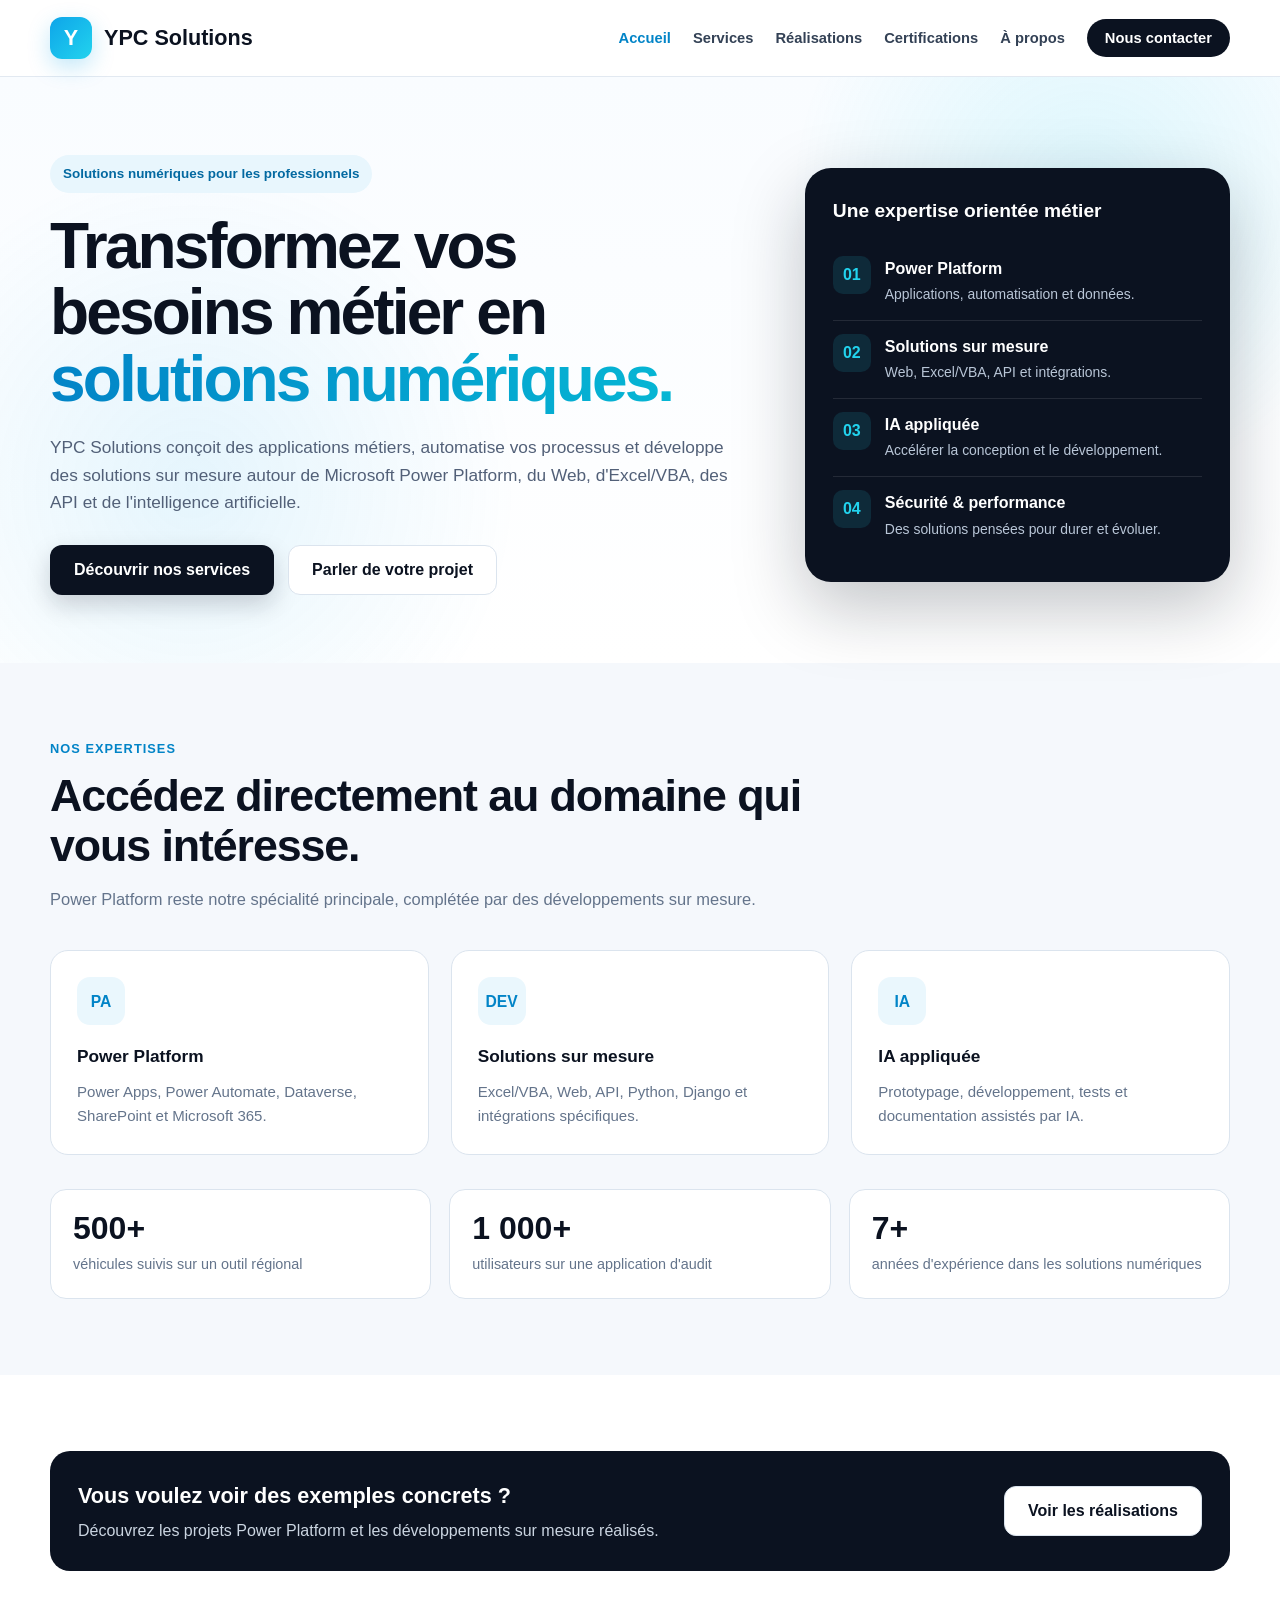
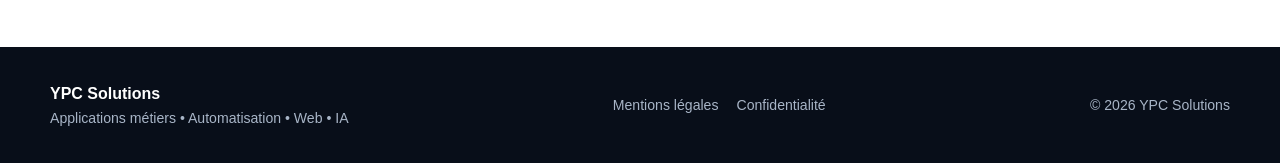
<file: index.html>
<!doctype html>
<html lang="fr">
<head>
  <meta charset="utf-8">
  <meta name="viewport" content="width=device-width,initial-scale=1">
  <title>YPC Solutions | Power Platform, Automatisation, Web & IA</title>
  <meta name="description" content="YPC Solutions : Power Platform, automatisation, Excel/VBA, développement web, API et IA.">
  <meta name="robots" content="index,follow">
  <link rel="icon" href="favicon.svg" type="image/svg+xml">
  <link rel="stylesheet" href="style.css">
</head>
<body>

<header>
  <div class="container navbar">
    <a class="brand" href="index.html">
      <span class="brand-symbol">Y</span>
      <span>YPC Solutions</span>
    </a>
    <nav>
      <button class="menu-button" id="menuButton" aria-label="Ouvrir le menu" aria-expanded="false">☰</button>
      <ul id="navMenu"><li><a class="active" href="index.html">Accueil</a></li><li><a href="services.html">Services</a></li><li><a href="realisations.html">Réalisations</a></li><li><a href="certifications.html">Certifications</a></li><li><a href="a-propos.html">À propos</a></li><li><a class="nav-contact" href="contact.html">Nous contacter</a></li></ul>
    </nav>
  </div>
</header>


<main class="page-shell">
  <section class="hero">
    <div class="container hero-grid">
      <div>
        <div class="eyebrow">Solutions numériques pour les professionnels</div>
        <h1>Transformez vos besoins métier en <span class="gradient-text">solutions numériques.</span></h1>
        <p>YPC Solutions conçoit des applications métiers, automatise vos processus et développe des solutions sur mesure autour de Microsoft Power Platform, du Web, d'Excel/VBA, des API et de l'intelligence artificielle.</p>
        <div class="hero-actions">
          <a class="btn btn-primary" href="services.html">Découvrir nos services</a>
          <a class="btn btn-secondary" href="contact.html">Parler de votre projet</a>
        </div>
      </div>
      <div class="hero-panel">
        <h3>Une expertise orientée métier</h3>
        <div class="capability"><div class="capability-icon">01</div><div><strong>Power Platform</strong><span>Applications, automatisation et données.</span></div></div>
        <div class="capability"><div class="capability-icon">02</div><div><strong>Solutions sur mesure</strong><span>Web, Excel/VBA, API et intégrations.</span></div></div>
        <div class="capability"><div class="capability-icon">03</div><div><strong>IA appliquée</strong><span>Accélérer la conception et le développement.</span></div></div>
        <div class="capability"><div class="capability-icon">04</div><div><strong>Sécurité & performance</strong><span>Des solutions pensées pour durer et évoluer.</span></div></div>
      </div>
    </div>
  </section>

  <section class="section-alt">
    <div class="container">
      <div class="section-heading">
        <div class="section-label">Nos expertises</div>
        <h2>Accédez directement au domaine qui vous intéresse.</h2>
        <p>Power Platform reste notre spécialité principale, complétée par des développements sur mesure.</p>
      </div>
      <div class="grid-3">
        <a class="card" href="services.html"><div class="icon">PA</div><h3>Power Platform</h3><p>Power Apps, Power Automate, Dataverse, SharePoint et Microsoft 365.</p></a>
        <a class="card" href="services.html"><div class="icon">DEV</div><h3>Solutions sur mesure</h3><p>Excel/VBA, Web, API, Python, Django et intégrations spécifiques.</p></a>
        <a class="card" href="services.html"><div class="icon">IA</div><h3>IA appliquée</h3><p>Prototypage, développement, tests et documentation assistés par IA.</p></a>
      </div>
      <div class="stats">
        <div class="stat"><strong>500+</strong><span>véhicules suivis sur un outil régional</span></div>
        <div class="stat"><strong>1 000+</strong><span>utilisateurs sur une application d'audit</span></div>
        <div class="stat"><strong>7+</strong><span>années d'expérience dans les solutions numériques</span></div>
      </div>
    </div>
  </section>

  <section>
    <div class="container">
      <div class="callout">
        <div><h3>Vous voulez voir des exemples concrets ?</h3><p>Découvrez les projets Power Platform et les développements sur mesure réalisés.</p></div>
        <a class="btn btn-secondary" href="realisations.html">Voir les réalisations</a>
      </div>
    </div>
  </section>
</main>


<footer>
  <div class="container footer-content">
    <div>
      <div class="footer-brand">YPC Solutions</div>
      <div>Applications métiers • Automatisation • Web • IA</div>
    </div>
    <div class="footer-links">
      <a href="mentions-legales.html">Mentions légales</a>
      <a href="confidentialite.html">Confidentialité</a>
    </div>
    <div>© <span data-year></span> YPC Solutions</div>
  </div>
</footer>

<script src="script.js"></script>
</body>
</html>
</file>
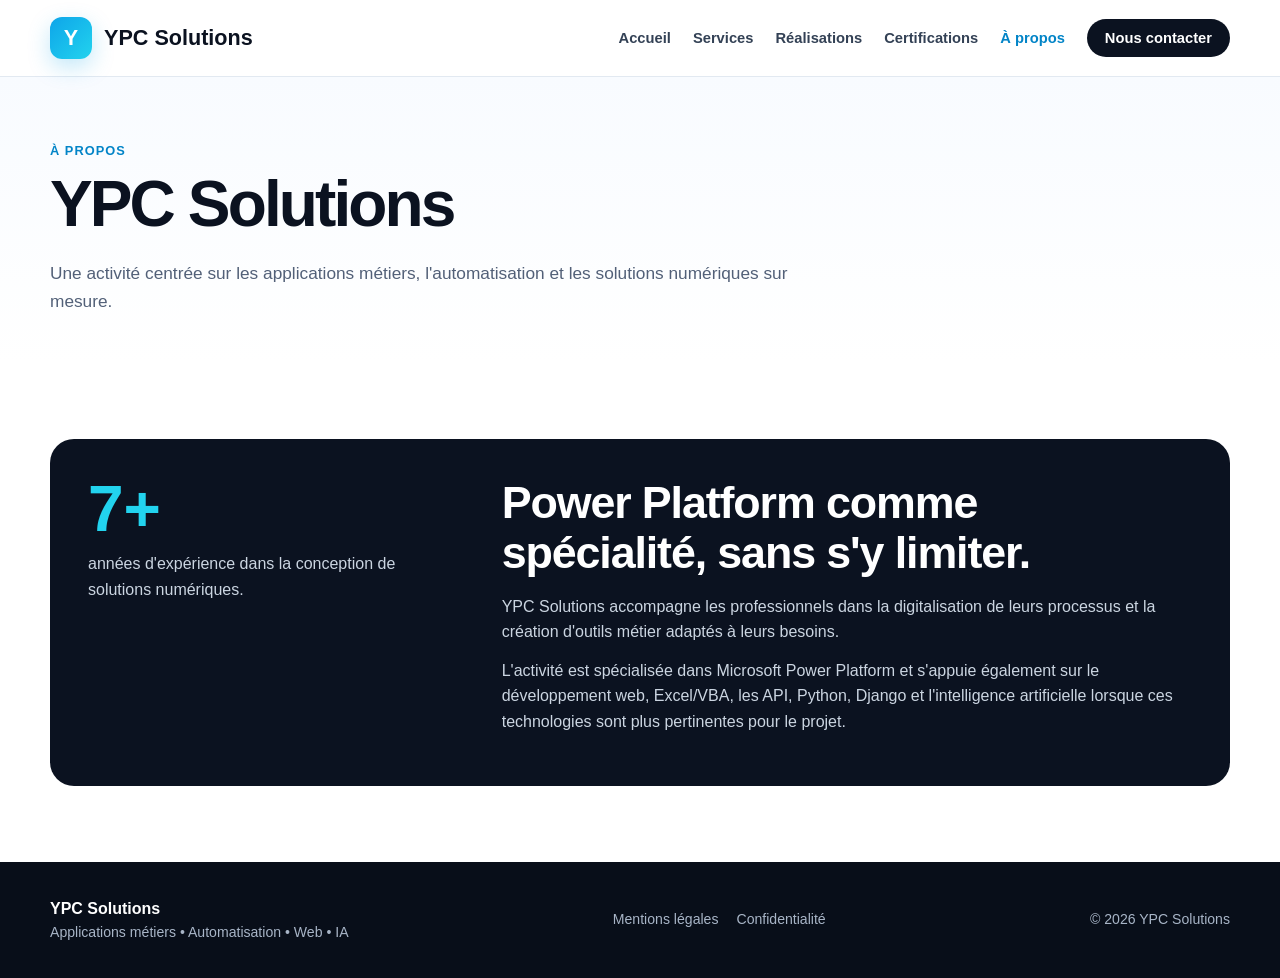
<file: a-propos.html>
<!doctype html>
<html lang="fr">
<head>
  <meta charset="utf-8">
  <meta name="viewport" content="width=device-width,initial-scale=1">
  <title>À propos | YPC Solutions</title>
  <meta name="description" content="Présentation de YPC Solutions et de son approche des solutions numériques.">
  <meta name="robots" content="index,follow">
  <link rel="icon" href="favicon.svg" type="image/svg+xml">
  <link rel="stylesheet" href="style.css">
</head>
<body>

<header>
  <div class="container navbar">
    <a class="brand" href="index.html">
      <span class="brand-symbol">Y</span>
      <span>YPC Solutions</span>
    </a>
    <nav>
      <button class="menu-button" id="menuButton" aria-label="Ouvrir le menu" aria-expanded="false">☰</button>
      <ul id="navMenu"><li><a href="index.html">Accueil</a></li><li><a href="services.html">Services</a></li><li><a href="realisations.html">Réalisations</a></li><li><a href="certifications.html">Certifications</a></li><li><a class="active" href="a-propos.html">À propos</a></li><li><a class="nav-contact" href="contact.html">Nous contacter</a></li></ul>
    </nav>
  </div>
</header>


<main class="page-shell">
  <section class="page-hero"><div class="container"><div class="section-label">À propos</div><h1>YPC Solutions</h1><p class="lead">Une activité centrée sur les applications métiers, l'automatisation et les solutions numériques sur mesure.</p></div></section>
  <section>
    <div class="container">
      <div class="about-box">
        <div><div class="big-number">7+</div><div class="big-number-label">années d'expérience dans la conception de solutions numériques.</div></div>
        <div><h2>Power Platform comme spécialité, sans s'y limiter.</h2>
          <p>YPC Solutions accompagne les professionnels dans la digitalisation de leurs processus et la création d'outils métier adaptés à leurs besoins.</p>
          <p>L'activité est spécialisée dans Microsoft Power Platform et s'appuie également sur le développement web, Excel/VBA, les API, Python, Django et l'intelligence artificielle lorsque ces technologies sont plus pertinentes pour le projet.</p>
        </div>
      </div>
    </div>
  </section>
</main>


<footer>
  <div class="container footer-content">
    <div>
      <div class="footer-brand">YPC Solutions</div>
      <div>Applications métiers • Automatisation • Web • IA</div>
    </div>
    <div class="footer-links">
      <a href="mentions-legales.html">Mentions légales</a>
      <a href="confidentialite.html">Confidentialité</a>
    </div>
    <div>© <span data-year></span> YPC Solutions</div>
  </div>
</footer>

<script src="script.js"></script>
</body>
</html>
</file>
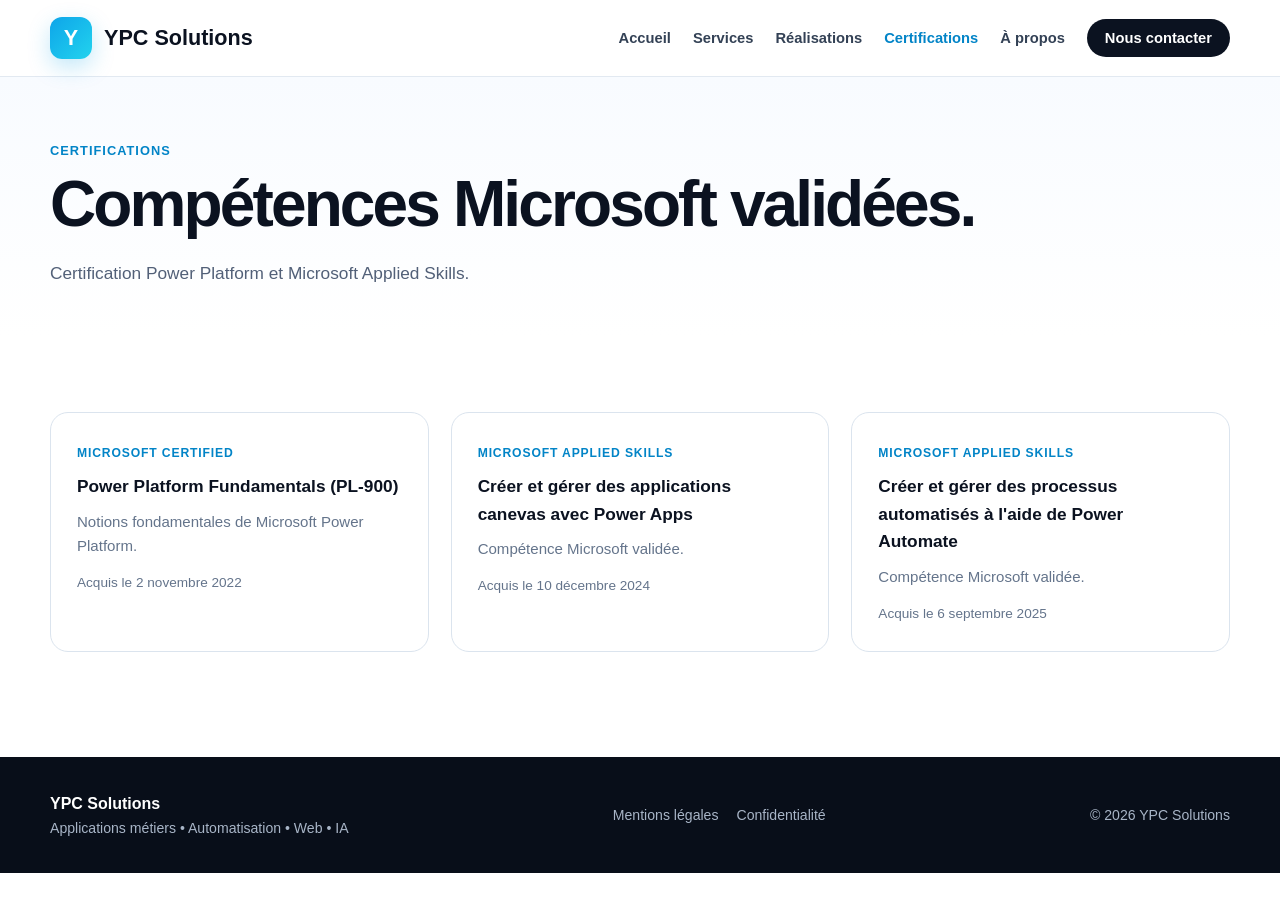
<file: certifications.html>
<!doctype html>
<html lang="fr">
<head>
  <meta charset="utf-8">
  <meta name="viewport" content="width=device-width,initial-scale=1">
  <title>Certifications | YPC Solutions</title>
  <meta name="description" content="Certifications Microsoft Power Platform et Applied Skills.">
  <meta name="robots" content="index,follow">
  <link rel="icon" href="favicon.svg" type="image/svg+xml">
  <link rel="stylesheet" href="style.css">
</head>
<body>

<header>
  <div class="container navbar">
    <a class="brand" href="index.html">
      <span class="brand-symbol">Y</span>
      <span>YPC Solutions</span>
    </a>
    <nav>
      <button class="menu-button" id="menuButton" aria-label="Ouvrir le menu" aria-expanded="false">☰</button>
      <ul id="navMenu"><li><a href="index.html">Accueil</a></li><li><a href="services.html">Services</a></li><li><a href="realisations.html">Réalisations</a></li><li><a class="active" href="certifications.html">Certifications</a></li><li><a href="a-propos.html">À propos</a></li><li><a class="nav-contact" href="contact.html">Nous contacter</a></li></ul>
    </nav>
  </div>
</header>


<main class="page-shell">
  <section class="page-hero"><div class="container"><div class="section-label">Certifications</div><h1>Compétences Microsoft validées.</h1><p class="lead">Certification Power Platform et Microsoft Applied Skills.</p></div></section>
  <section>
    <div class="container">
      <div class="grid-3">
        <article class="card"><span class="cert-type">Microsoft Certified</span><h3>Power Platform Fundamentals (PL-900)</h3><p>Notions fondamentales de Microsoft Power Platform.</p><span class="cert-date">Acquis le 2 novembre 2022</span></article>
        <article class="card"><span class="cert-type">Microsoft Applied Skills</span><h3>Créer et gérer des applications canevas avec Power Apps</h3><p>Compétence Microsoft validée.</p><span class="cert-date">Acquis le 10 décembre 2024</span></article>
        <article class="card"><span class="cert-type">Microsoft Applied Skills</span><h3>Créer et gérer des processus automatisés à l'aide de Power Automate</h3><p>Compétence Microsoft validée.</p><span class="cert-date">Acquis le 6 septembre 2025</span></article>
      </div>
    </div>
  </section>
</main>


<footer>
  <div class="container footer-content">
    <div>
      <div class="footer-brand">YPC Solutions</div>
      <div>Applications métiers • Automatisation • Web • IA</div>
    </div>
    <div class="footer-links">
      <a href="mentions-legales.html">Mentions légales</a>
      <a href="confidentialite.html">Confidentialité</a>
    </div>
    <div>© <span data-year></span> YPC Solutions</div>
  </div>
</footer>

<script src="script.js"></script>
</body>
</html>
</file>
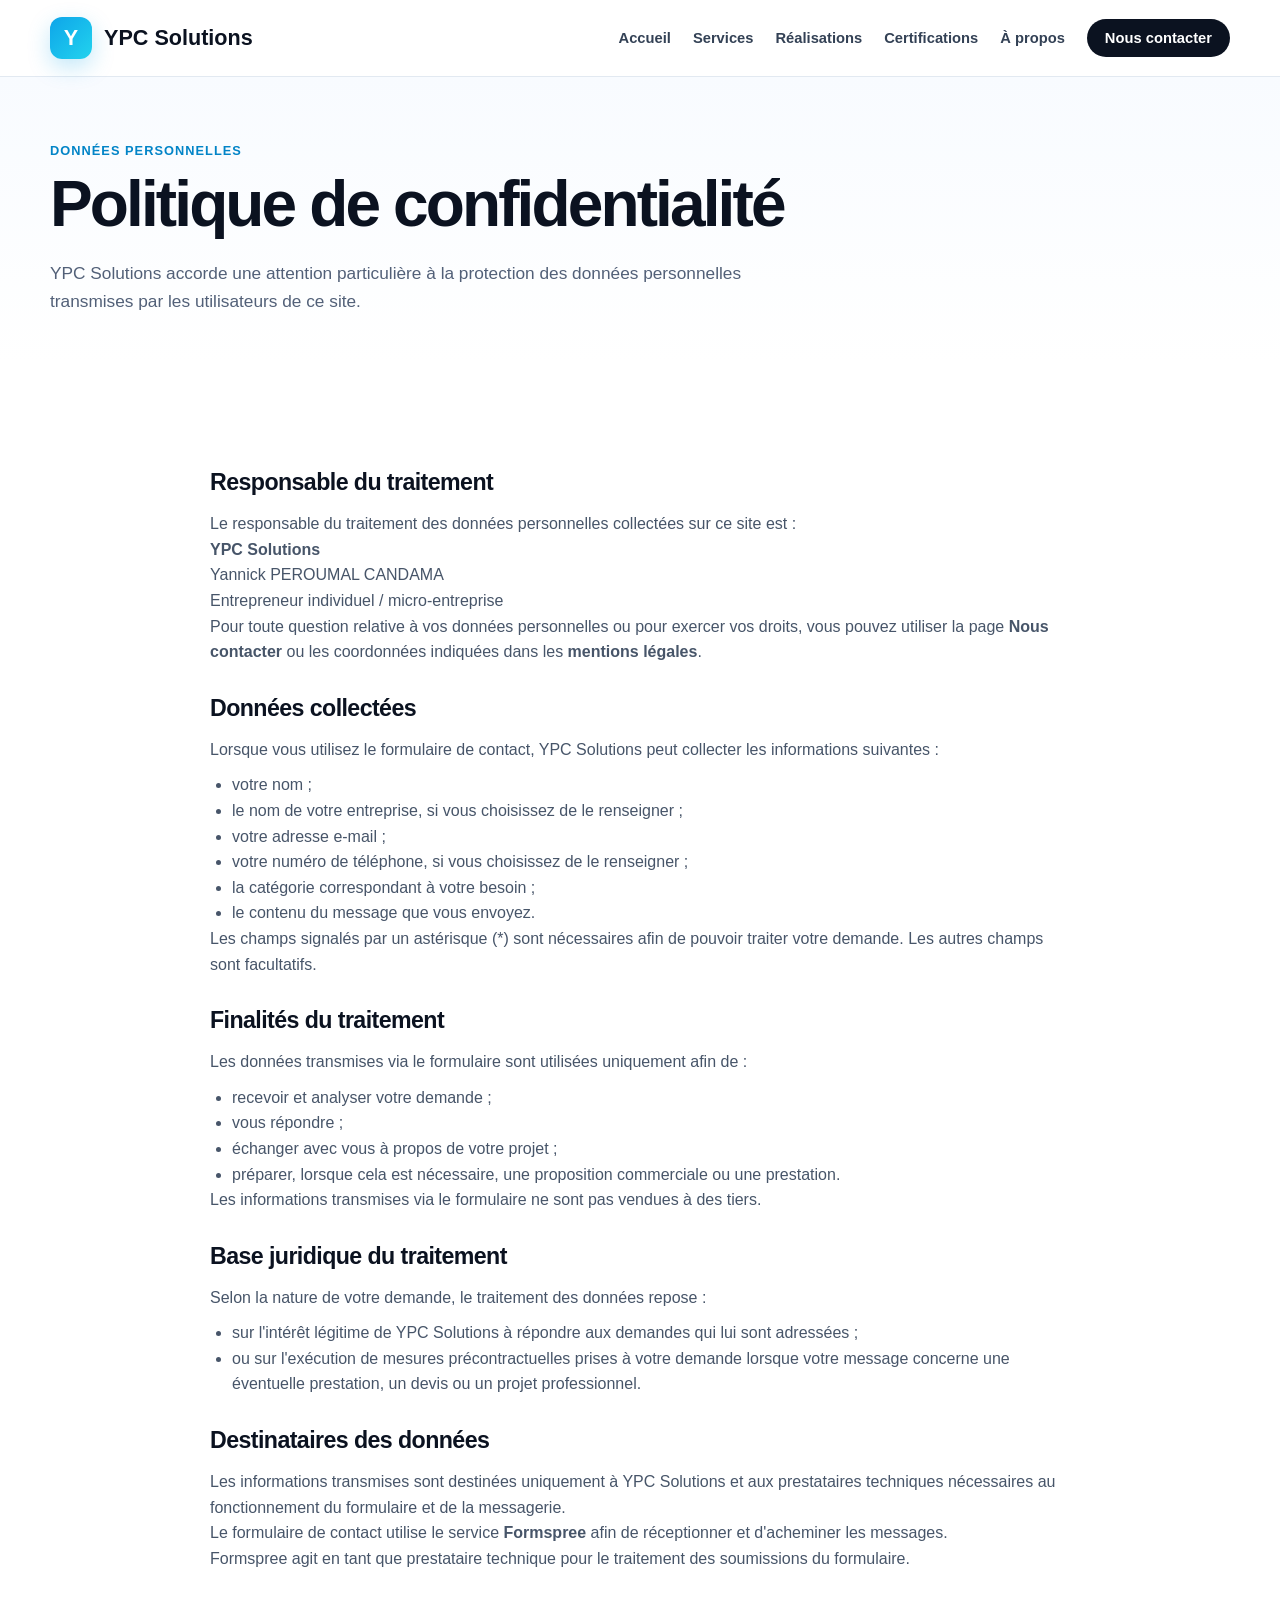
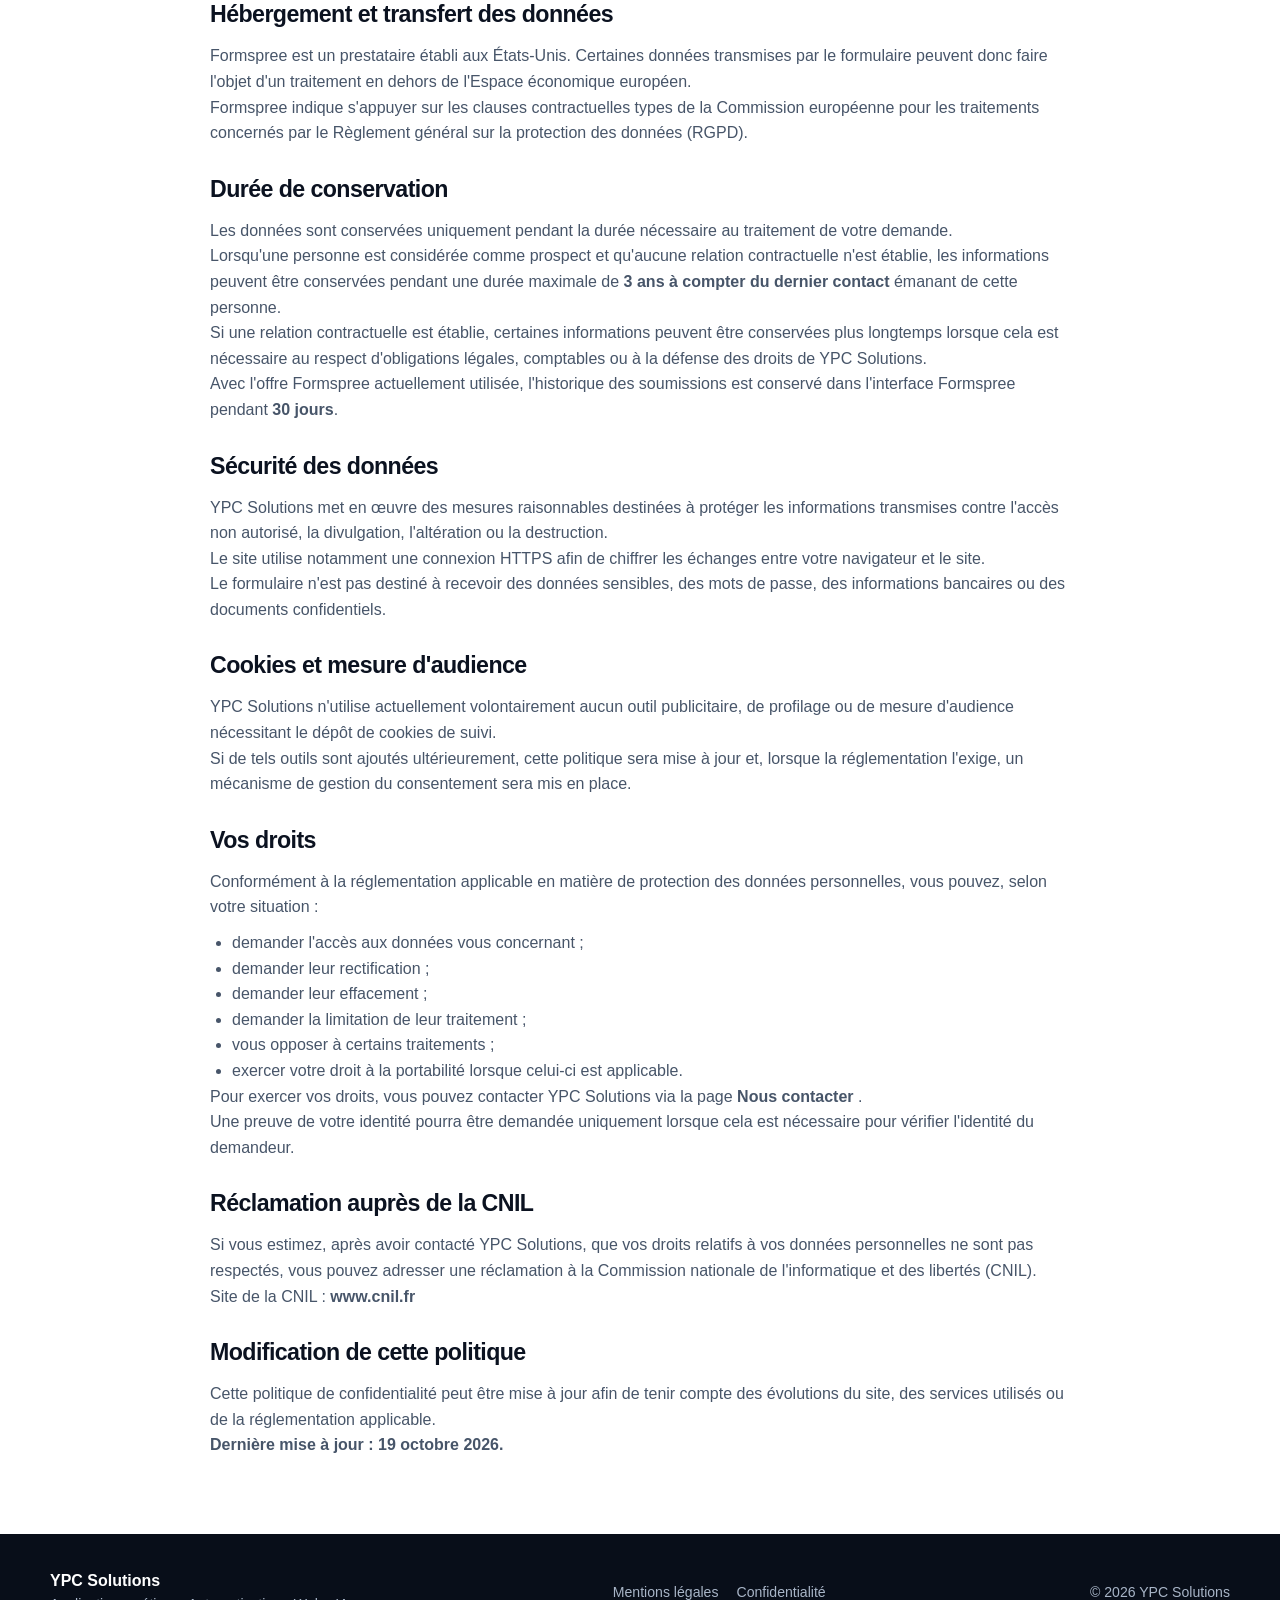
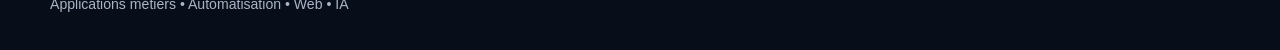
<file: confidentialite.html>
<!doctype html>
<html lang="fr">

<head>

  <meta charset="utf-8">

  <meta
    name="viewport"
    content="width=device-width,initial-scale=1"
  >

  <title>
    Politique de confidentialité | YPC Solutions
  </title>

  <meta
    name="description"
    content="Politique de confidentialité et protection des données personnelles du site YPC Solutions."
  >

  <meta
    name="robots"
    content="index,follow"
  >

  <link
    rel="icon"
    href="favicon.svg"
    type="image/svg+xml"
  >

  <link
    rel="stylesheet"
    href="style.css"
  >

</head>


<body>


<header>

  <div class="container navbar">

    <a
      class="brand"
      href="index.html"
    >

      <span class="brand-symbol">
        Y
      </span>

      <span>
        YPC Solutions
      </span>

    </a>


    <nav>

      <button
        class="menu-button"
        id="menuButton"
        aria-label="Ouvrir le menu"
        aria-expanded="false"
      >
        ☰
      </button>


      <ul id="navMenu">

        <li>
          <a href="index.html">
            Accueil
          </a>
        </li>

        <li>
          <a href="services.html">
            Services
          </a>
        </li>

        <li>
          <a href="realisations.html">
            Réalisations
          </a>
        </li>

        <li>
          <a href="certifications.html">
            Certifications
          </a>
        </li>

        <li>
          <a href="a-propos.html">
            À propos
          </a>
        </li>

        <li>
          <a
            class="nav-contact"
            href="contact.html"
          >
            Nous contacter
          </a>
        </li>

      </ul>

    </nav>

  </div>

</header>



<main class="page-shell">


  <!-- EN-TÊTE -->

  <section class="page-hero">

    <div class="container">

      <div class="section-label">
        Données personnelles
      </div>

      <h1>
        Politique de confidentialité
      </h1>

      <p class="lead">
        YPC Solutions accorde une attention particulière
        à la protection des données personnelles
        transmises par les utilisateurs de ce site.
      </p>

    </div>

  </section>



  <!-- CONTENU -->

  <section>

    <div class="container legal">


      <h2>
        Responsable du traitement
      </h2>

      <p>
        Le responsable du traitement des données personnelles
        collectées sur ce site est :
      </p>

      <p>
        <strong>YPC Solutions</strong><br>
        Yannick PEROUMAL CANDAMA<br>
        Entrepreneur individuel / micro-entreprise
      </p>

      <p>
        Pour toute question relative à vos données personnelles
        ou pour exercer vos droits, vous pouvez utiliser
        la page
        <a href="contact.html">
          <strong>Nous contacter</strong>
        </a>
        ou les coordonnées indiquées dans les
        <a href="mentions-legales.html">
          <strong>mentions légales</strong>.
        </a>
      </p>



      <h2>
        Données collectées
      </h2>

      <p>
        Lorsque vous utilisez le formulaire de contact,
        YPC Solutions peut collecter les informations suivantes :
      </p>

      <ul>

        <li>
          votre nom ;
        </li>

        <li>
          le nom de votre entreprise, si vous choisissez de le renseigner ;
        </li>

        <li>
          votre adresse e-mail ;
        </li>

        <li>
          votre numéro de téléphone, si vous choisissez de le renseigner ;
        </li>

        <li>
          la catégorie correspondant à votre besoin ;
        </li>

        <li>
          le contenu du message que vous envoyez.
        </li>

      </ul>

      <p>
        Les champs signalés par un astérisque (*) sont nécessaires
        afin de pouvoir traiter votre demande.
        Les autres champs sont facultatifs.
      </p>



      <h2>
        Finalités du traitement
      </h2>

      <p>
        Les données transmises via le formulaire sont utilisées
        uniquement afin de :
      </p>

      <ul>

        <li>
          recevoir et analyser votre demande ;
        </li>

        <li>
          vous répondre ;
        </li>

        <li>
          échanger avec vous à propos de votre projet ;
        </li>

        <li>
          préparer, lorsque cela est nécessaire,
          une proposition commerciale ou une prestation.
        </li>

      </ul>

      <p>
        Les informations transmises via le formulaire
        ne sont pas vendues à des tiers.
      </p>



      <h2>
        Base juridique du traitement
      </h2>

      <p>
        Selon la nature de votre demande,
        le traitement des données repose :
      </p>

      <ul>

        <li>
          sur l'intérêt légitime de YPC Solutions
          à répondre aux demandes qui lui sont adressées ;
        </li>

        <li>
          ou sur l'exécution de mesures précontractuelles
          prises à votre demande lorsque votre message
          concerne une éventuelle prestation,
          un devis ou un projet professionnel.
        </li>

      </ul>



      <h2>
        Destinataires des données
      </h2>

      <p>
        Les informations transmises sont destinées
        uniquement à YPC Solutions et aux prestataires
        techniques nécessaires au fonctionnement
        du formulaire et de la messagerie.
      </p>

      <p>
        Le formulaire de contact utilise le service
        <strong>Formspree</strong>
        afin de réceptionner et d'acheminer les messages.
      </p>

      <p>
        Formspree agit en tant que prestataire technique
        pour le traitement des soumissions du formulaire.
      </p>



      <h2>
        Hébergement et transfert des données
      </h2>

      <p>
        Formspree est un prestataire établi aux États-Unis.
        Certaines données transmises par le formulaire
        peuvent donc faire l'objet d'un traitement
        en dehors de l'Espace économique européen.
      </p>

      <p>
        Formspree indique s'appuyer sur les
        clauses contractuelles types
        de la Commission européenne
        pour les traitements concernés
        par le Règlement général sur
        la protection des données (RGPD).
      </p>



      <h2>
        Durée de conservation
      </h2>

      <p>
        Les données sont conservées uniquement
        pendant la durée nécessaire au traitement
        de votre demande.
      </p>

      <p>
        Lorsqu'une personne est considérée comme prospect
        et qu'aucune relation contractuelle n'est établie,
        les informations peuvent être conservées
        pendant une durée maximale de
        <strong>3 ans à compter du dernier contact</strong>
        émanant de cette personne.
      </p>

      <p>
        Si une relation contractuelle est établie,
        certaines informations peuvent être conservées
        plus longtemps lorsque cela est nécessaire
        au respect d'obligations légales,
        comptables ou à la défense des droits
        de YPC Solutions.
      </p>

      <p>
        Avec l'offre Formspree actuellement utilisée,
        l'historique des soumissions est conservé
        dans l'interface Formspree pendant
        <strong>30 jours</strong>.
      </p>



      <h2>
        Sécurité des données
      </h2>

      <p>
        YPC Solutions met en œuvre des mesures raisonnables
        destinées à protéger les informations transmises
        contre l'accès non autorisé,
        la divulgation, l'altération
        ou la destruction.
      </p>

      <p>
        Le site utilise notamment une connexion HTTPS
        afin de chiffrer les échanges entre
        votre navigateur et le site.
      </p>

      <p>
        Le formulaire n'est pas destiné
        à recevoir des données sensibles,
        des mots de passe,
        des informations bancaires
        ou des documents confidentiels.
      </p>



      <h2>
        Cookies et mesure d'audience
      </h2>

      <p>
        YPC Solutions n'utilise actuellement
        volontairement aucun outil publicitaire,
        de profilage ou de mesure d'audience
        nécessitant le dépôt de cookies de suivi.
      </p>

      <p>
        Si de tels outils sont ajoutés ultérieurement,
        cette politique sera mise à jour
        et, lorsque la réglementation l'exige,
        un mécanisme de gestion du consentement
        sera mis en place.
      </p>



      <h2>
        Vos droits
      </h2>

      <p>
        Conformément à la réglementation applicable
        en matière de protection des données personnelles,
        vous pouvez, selon votre situation :
      </p>

      <ul>

        <li>
          demander l'accès aux données vous concernant ;
        </li>

        <li>
          demander leur rectification ;
        </li>

        <li>
          demander leur effacement ;
        </li>

        <li>
          demander la limitation de leur traitement ;
        </li>

        <li>
          vous opposer à certains traitements ;
        </li>

        <li>
          exercer votre droit à la portabilité
          lorsque celui-ci est applicable.
        </li>

      </ul>

      <p>
        Pour exercer vos droits,
        vous pouvez contacter YPC Solutions
        via la page
        <a href="contact.html">
          <strong>Nous contacter</strong>
        </a>.
      </p>

      <p>
        Une preuve de votre identité pourra être demandée
        uniquement lorsque cela est nécessaire
        pour vérifier l'identité du demandeur.
      </p>



      <h2>
        Réclamation auprès de la CNIL
      </h2>

      <p>
        Si vous estimez, après avoir contacté
        YPC Solutions, que vos droits relatifs
        à vos données personnelles ne sont pas respectés,
        vous pouvez adresser une réclamation
        à la Commission nationale de l'informatique
        et des libertés (CNIL).
      </p>

      <p>
        Site de la CNIL :
        <a
          href="https://www.cnil.fr/"
          target="_blank"
          rel="noopener noreferrer"
        >
          <strong>www.cnil.fr</strong>
        </a>
      </p>



      <h2>
        Modification de cette politique
      </h2>

      <p>
        Cette politique de confidentialité
        peut être mise à jour afin de tenir compte
        des évolutions du site,
        des services utilisés
        ou de la réglementation applicable.
      </p>

      <p>
        <strong>
          Dernière mise à jour :
          19 octobre 2026.
        </strong>
      </p>


    </div>

  </section>

</main>



<footer>

  <div class="container footer-content">

    <div>

      <div class="footer-brand">
        YPC Solutions
      </div>

      <div>
        Applications métiers
        • Automatisation
        • Web
        • IA
      </div>

    </div>


    <div class="footer-links">

      <a href="mentions-legales.html">
        Mentions légales
      </a>

      <a href="confidentialite.html">
        Confidentialité
      </a>

    </div>


    <div>
      © <span data-year></span> YPC Solutions
    </div>

  </div>

</footer>


<script src="script.js"></script>


</body>
</html>
</file>
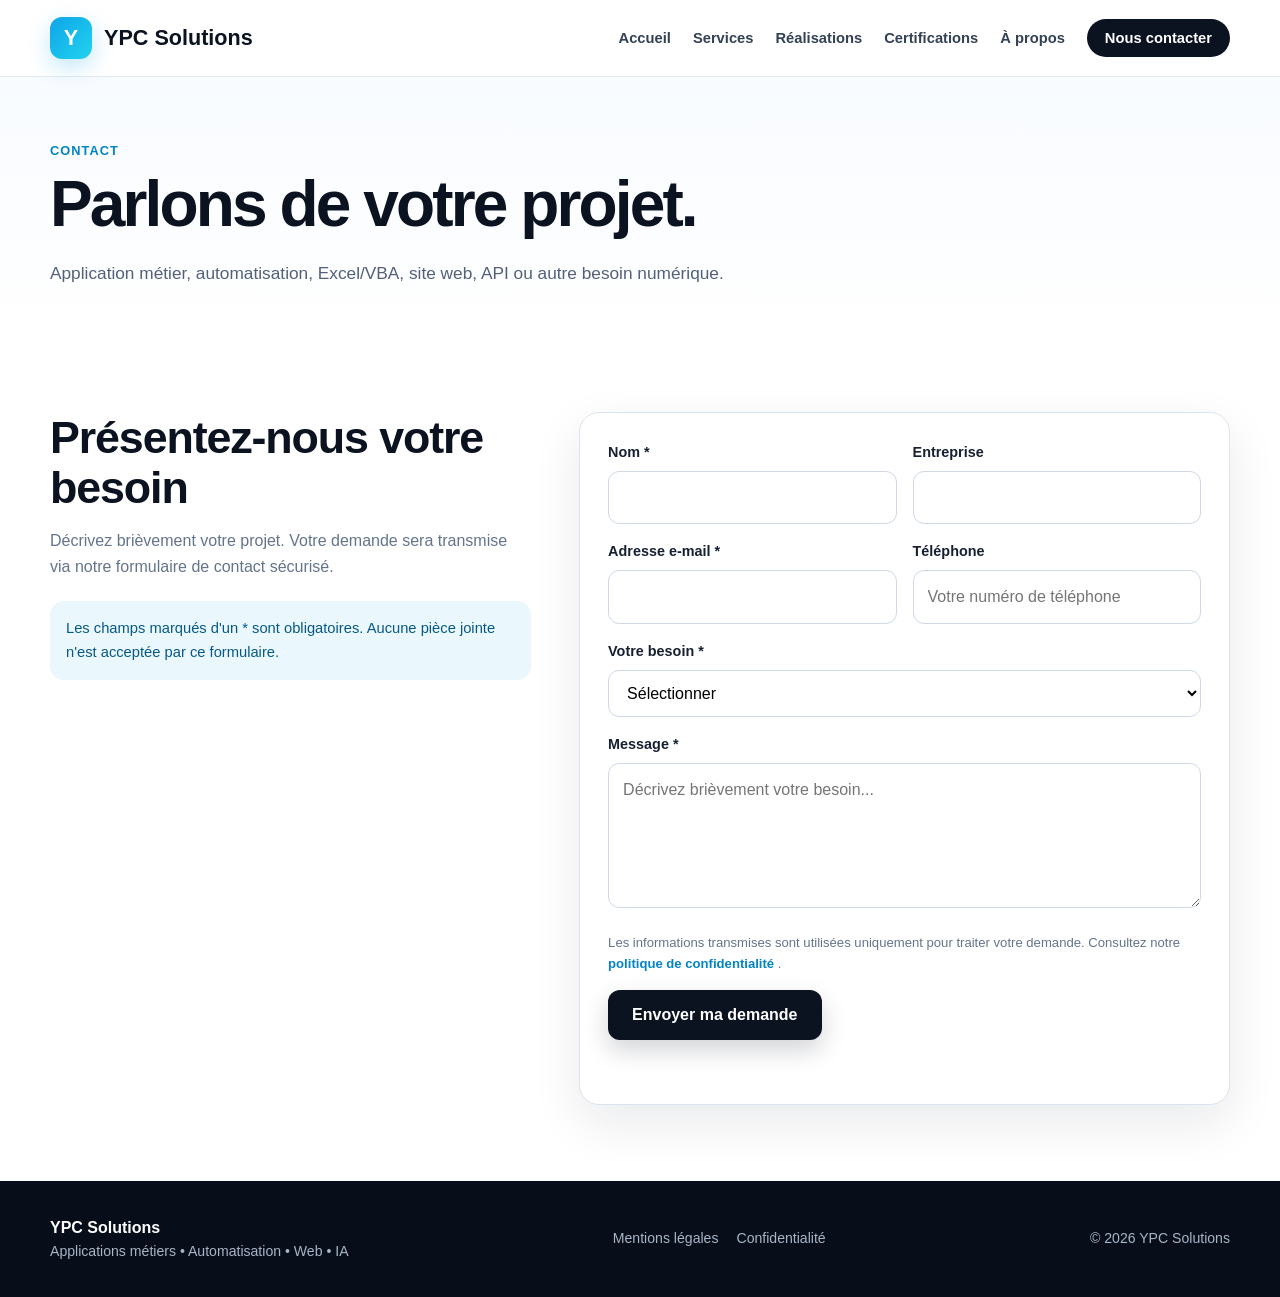
<file: contact.html>
<!doctype html>
<html lang="fr">
<head>
  <meta charset="utf-8">
  <meta name="viewport" content="width=device-width,initial-scale=1">
  <title>Contact | YPC Solutions</title>
  <meta name="description" content="Contactez YPC Solutions pour présenter votre projet numérique.">
  <meta name="robots" content="index,follow">
  <link rel="icon" href="favicon.svg" type="image/svg+xml">
  <link rel="stylesheet" href="style.css">
</head>

<body>

<header>
  <div class="container navbar">

    <a class="brand" href="index.html">
      <span class="brand-symbol">Y</span>
      <span>YPC Solutions</span>
    </a>

    <nav>
      <button
        class="menu-button"
        id="menuButton"
        aria-label="Ouvrir le menu"
        aria-expanded="false"
      >
        ☰
      </button>

      <ul id="navMenu">
        <li><a href="index.html">Accueil</a></li>
        <li><a href="services.html">Services</a></li>
        <li><a href="realisations.html">Réalisations</a></li>
        <li><a href="certifications.html">Certifications</a></li>
        <li><a href="a-propos.html">À propos</a></li>
        <li>
          <a class="nav-contact" href="contact.html">
            Nous contacter
          </a>
        </li>
      </ul>
    </nav>

  </div>
</header>


<main class="page-shell">

  <section class="page-hero">
    <div class="container">

      <div class="section-label">
        Contact
      </div>

      <h1>
        Parlons de votre projet.
      </h1>

      <p class="lead">
        Application métier, automatisation, Excel/VBA,
        site web, API ou autre besoin numérique.
      </p>

    </div>
  </section>


  <section>

    <div class="container contact-grid">

      <div class="contact-info">

        <h2>
          Présentez-nous votre besoin
        </h2>

        <p>
          Décrivez brièvement votre projet.
          Votre demande sera transmise via notre
          formulaire de contact sécurisé.
        </p>

        <div class="contact-note">
          Les champs marqués d'un * sont obligatoires.
          Aucune pièce jointe n'est acceptée par ce formulaire.
        </div>

      </div>


      <form
        id="contactForm"
        action="https://formspree.io/f/xeaedbpb"
        method="POST"
        novalidate
      >

        <div class="form-row">

          <div class="field">
            <label for="name">
              Nom *
            </label>

            <input
              id="name"
              name="name"
              type="text"
              maxlength="80"
              autocomplete="name"
              required
            >
          </div>


          <div class="field">
            <label for="company">
              Entreprise
            </label>

            <input
              id="company"
              name="company"
              type="text"
              maxlength="100"
              autocomplete="organization"
            >
          </div>

        </div>


        <div class="form-row">

  <div class="field">
    <label for="email">
      Adresse e-mail *
    </label>

    <input
      id="email"
      name="email"
      type="email"
      maxlength="120"
      autocomplete="email"
      required
    >
  </div>

  <div class="field">
  <label for="phone">
    Téléphone
  </label>

  <input
    id="phone"
    name="phone"
    type="tel"
    maxlength="25"
    autocomplete="tel"
    inputmode="tel"
    placeholder="Votre numéro de téléphone"
  >
</div>

</div>


        <div class="field">

          <label for="subject">
            Votre besoin *
          </label>

          <select
            id="subject"
            name="subject"
            required
          >
            <option value="">
              Sélectionner
            </option>

            <option>
              Power Platform
            </option>

            <option>
              Automatisation
            </option>

            <option>
              Excel / VBA
            </option>

            <option>
              Développement Web
            </option>

            <option>
              API / Intégration
            </option>

            <option>
              Intelligence artificielle
            </option>

            <option>
              Autre projet
            </option>
          </select>

        </div>


        <div class="field">

          <label for="message">
            Message *
          </label>

          <textarea
            id="message"
            name="message"
            maxlength="2000"
            placeholder="Décrivez brièvement votre besoin..."
            required
          ></textarea>

        </div>


        <!-- Objet du mail reçu -->
        <input
          type="hidden"
          name="_subject"
          value="Nouvelle demande depuis YPC Solutions"
        >


        <!-- Champ anti-bot invisible -->
        <div
          class="honeypot"
          aria-hidden="true"
        >

          <label for="website">
            Site internet
          </label>

          <input
            id="website"
            name="_gotcha"
            type="text"
            tabindex="-1"
            autocomplete="off"
          >

        </div>

        <p
          style="
            font-size: 0.82rem;
            color: #64748b;
            margin-bottom: 16px;
          "
        >
          Les informations transmises sont utilisées uniquement
          pour traiter votre demande.
          Consultez notre
          <a
            href="confidentialite.html"
            style="
              color: #0284c7;
              font-weight: 700;
            "
          >
            politique de confidentialité
          </a>.
        </p>
        
        <button
          id="submitButton"
          class="btn btn-primary"
          type="submit"
        >
          Envoyer ma demande
        </button>


        <div
          class="form-status"
          id="formStatus"
          aria-live="polite"
        ></div>

      </form>

    </div>

  </section>

</main>


<footer>

  <div class="container footer-content">

    <div>
      <div class="footer-brand">
        YPC Solutions
      </div>

      <div>
        Applications métiers • Automatisation • Web • IA
      </div>
    </div>


    <div class="footer-links">
      <a href="mentions-legales.html">
        Mentions légales
      </a>

      <a href="confidentialite.html">
        Confidentialité
      </a>
    </div>


    <div>
      © <span data-year></span> YPC Solutions
    </div>

  </div>

</footer>

<script src="script.js"></script>

</body>
</html>
</file>
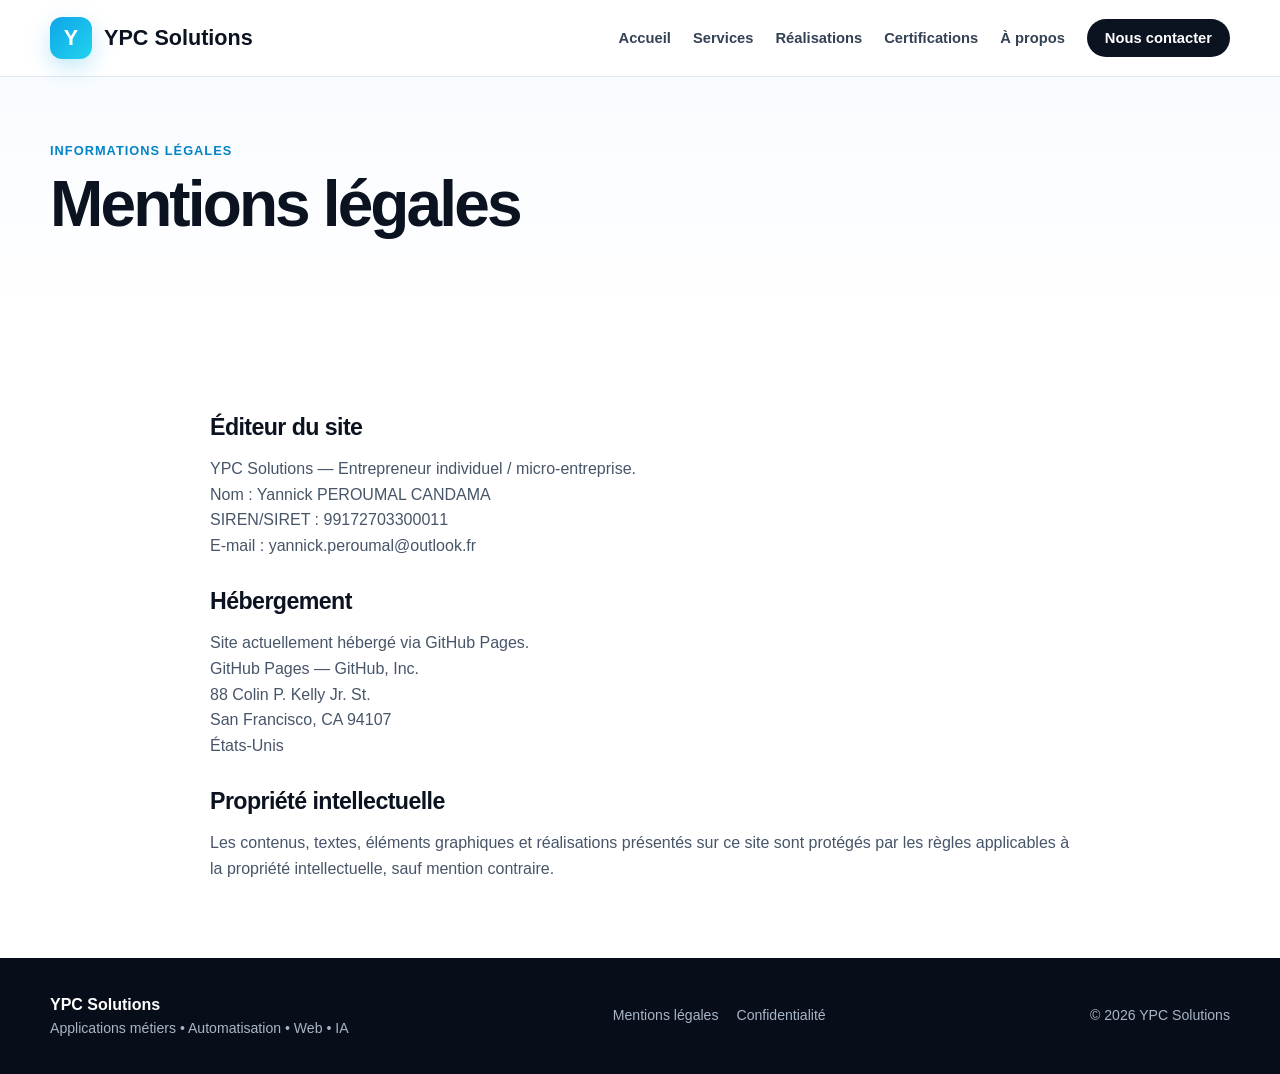
<file: mentions-legales.html>
<!doctype html>
<html lang="fr">
<head>
  <meta charset="utf-8">
  <meta name="viewport" content="width=device-width,initial-scale=1">
  <title>Mentions légales | YPC Solutions</title>
  <meta name="description" content="Mentions légales du site YPC Solutions.">
  <meta name="robots" content="index,follow">
  <link rel="icon" href="favicon.svg" type="image/svg+xml">
  <link rel="stylesheet" href="style.css">
</head>
<body>

<header>
  <div class="container navbar">
    <a class="brand" href="index.html">
      <span class="brand-symbol">Y</span>
      <span>YPC Solutions</span>
    </a>
    <nav>
      <button class="menu-button" id="menuButton" aria-label="Ouvrir le menu" aria-expanded="false">☰</button>
      <ul id="navMenu"><li><a href="index.html">Accueil</a></li><li><a href="services.html">Services</a></li><li><a href="realisations.html">Réalisations</a></li><li><a href="certifications.html">Certifications</a></li><li><a href="a-propos.html">À propos</a></li><li><a class="nav-contact" href="contact.html">Nous contacter</a></li></ul>
    </nav>
  </div>
</header>


<main class="page-shell">
  <section class="page-hero"><div class="container"><div class="section-label">Informations légales</div><h1>Mentions légales</h1></div></section>
  <section><div class="container legal">
  
    <h2>Éditeur du site</h2>
    <p>YPC Solutions — Entrepreneur individuel / micro-entreprise.<br>Nom : Yannick PEROUMAL CANDAMA<br>SIREN/SIRET : 99172703300011<br>E-mail : yannick.peroumal@outlook.fr</p>
    <h2>Hébergement</h2>
    <p>Site actuellement hébergé via GitHub Pages.</p>
    <p>GitHub Pages — GitHub, Inc.<br>
    88 Colin P. Kelly Jr. St.<br>
    San Francisco, CA 94107<br>
    États-Unis<br></p>
    <h2>Propriété intellectuelle</h2>
    <p>Les contenus, textes, éléments graphiques et réalisations présentés sur ce site sont protégés par les règles applicables à la propriété intellectuelle, sauf mention contraire.</p>
  </div></section>
</main>


<footer>
  <div class="container footer-content">
    <div>
      <div class="footer-brand">YPC Solutions</div>
      <div>Applications métiers • Automatisation • Web • IA</div>
    </div>
    <div class="footer-links">
      <a href="mentions-legales.html">Mentions légales</a>
      <a href="confidentialite.html">Confidentialité</a>
    </div>
    <div>© <span data-year></span> YPC Solutions</div>
  </div>
</footer>

<script src="script.js"></script>
</body>
</html>
</file>
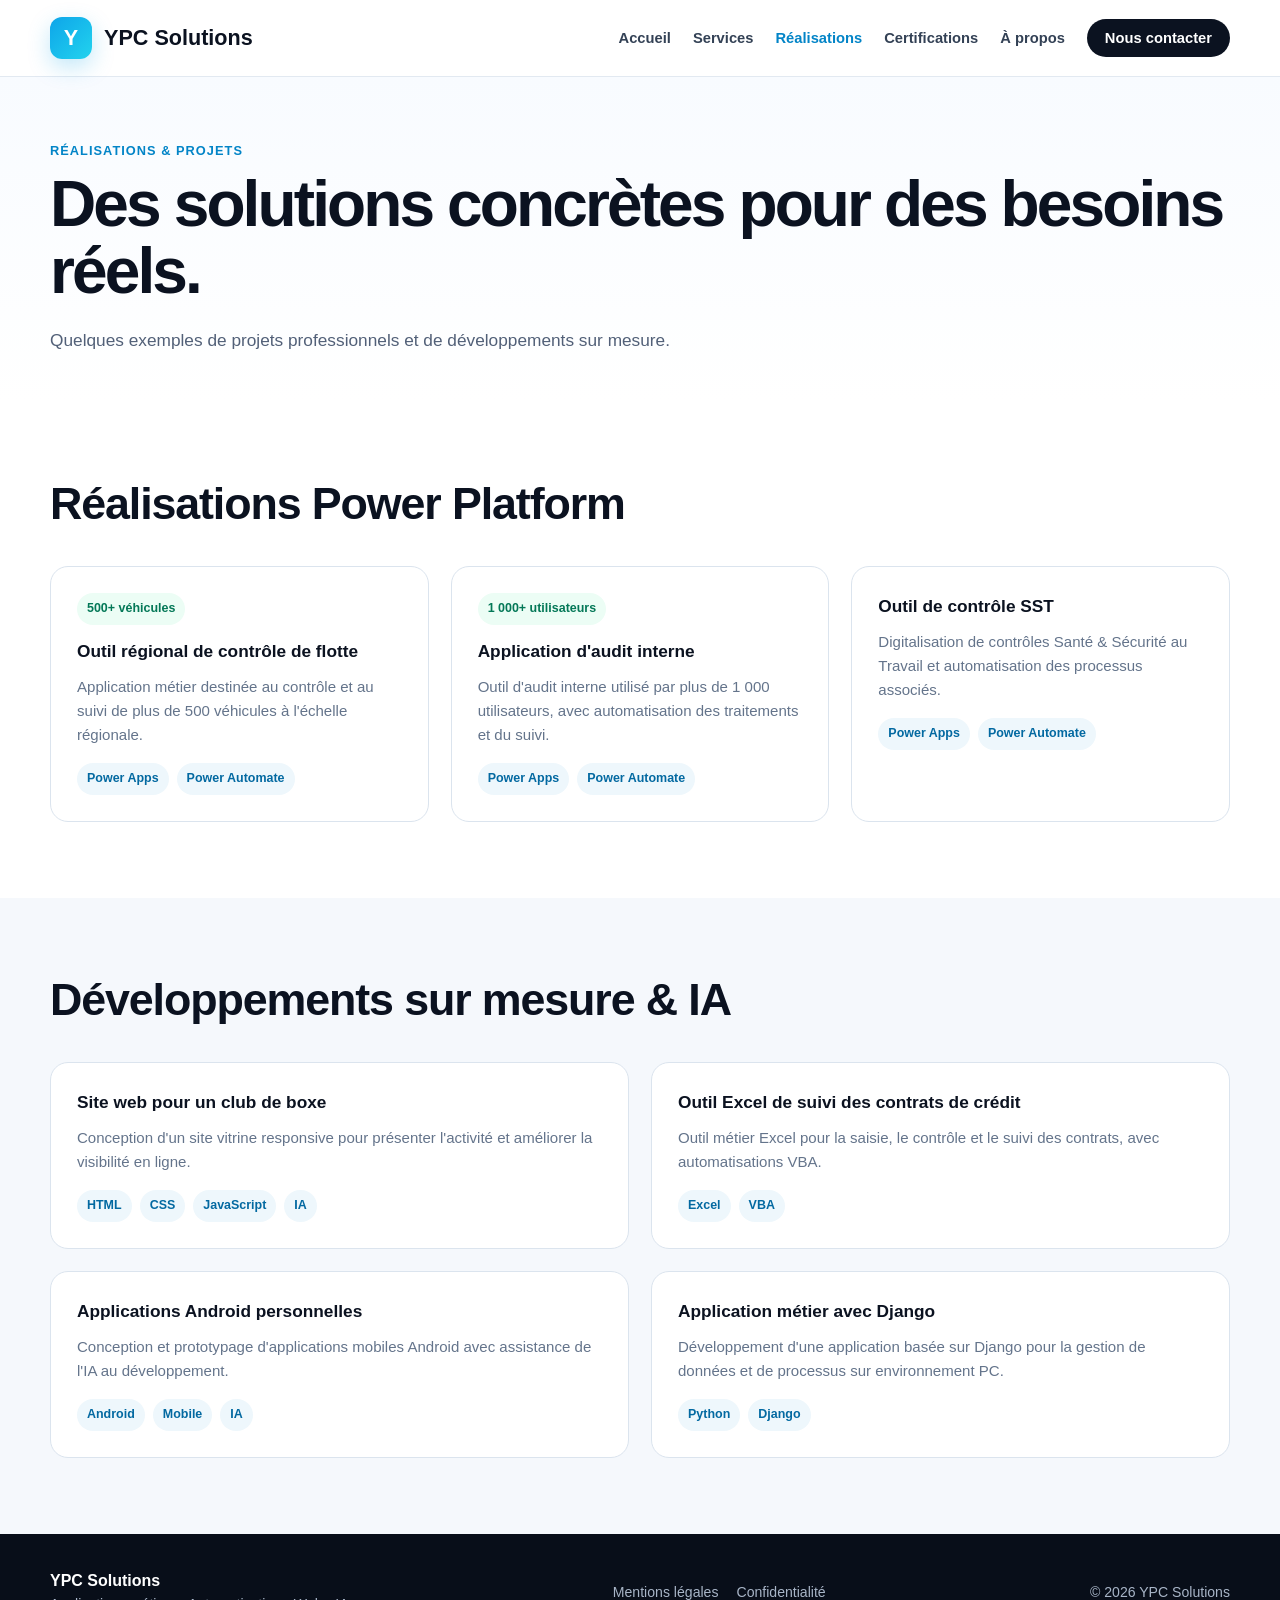
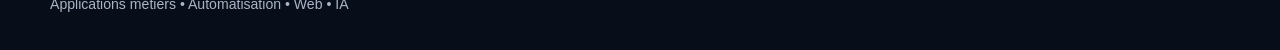
<file: realisations.html>
<!doctype html>
<html lang="fr">
<head>
  <meta charset="utf-8">
  <meta name="viewport" content="width=device-width,initial-scale=1">
  <title>Réalisations | YPC Solutions</title>
  <meta name="description" content="Réalisations YPC Solutions en Power Platform et développement sur mesure.">
  <meta name="robots" content="index,follow">
  <link rel="icon" href="favicon.svg" type="image/svg+xml">
  <link rel="stylesheet" href="style.css">
</head>
<body>

<header>
  <div class="container navbar">
    <a class="brand" href="index.html">
      <span class="brand-symbol">Y</span>
      <span>YPC Solutions</span>
    </a>
    <nav>
      <button class="menu-button" id="menuButton" aria-label="Ouvrir le menu" aria-expanded="false">☰</button>
      <ul id="navMenu"><li><a href="index.html">Accueil</a></li><li><a href="services.html">Services</a></li><li><a class="active" href="realisations.html">Réalisations</a></li><li><a href="certifications.html">Certifications</a></li><li><a href="a-propos.html">À propos</a></li><li><a class="nav-contact" href="contact.html">Nous contacter</a></li></ul>
    </nav>
  </div>
</header>


<main class="page-shell">
  <section class="page-hero"><div class="container"><div class="section-label">Réalisations & projets</div><h1>Des solutions concrètes pour des besoins réels.</h1><p class="lead">Quelques exemples de projets professionnels et de développements sur mesure.</p></div></section>
  <section>
    <div class="container">
      <div class="section-heading"><h2>Réalisations Power Platform</h2></div>
      <div class="grid-3">
        <article class="card"><span class="highlight">500+ véhicules</span><h3>Outil régional de contrôle de flotte</h3><p>Application métier destinée au contrôle et au suivi de plus de 500 véhicules à l'échelle régionale.</p><div class="tags"><span class="tag">Power Apps</span><span class="tag">Power Automate</span></div></article>
        <article class="card"><span class="highlight">1 000+ utilisateurs</span><h3>Application d'audit interne</h3><p>Outil d'audit interne utilisé par plus de 1 000 utilisateurs, avec automatisation des traitements et du suivi.</p><div class="tags"><span class="tag">Power Apps</span><span class="tag">Power Automate</span></div></article>
        <article class="card"><h3>Outil de contrôle SST</h3><p>Digitalisation de contrôles Santé & Sécurité au Travail et automatisation des processus associés.</p><div class="tags"><span class="tag">Power Apps</span><span class="tag">Power Automate</span></div></article>
      </div>
    </div>
  </section>
  <section class="section-alt">
    <div class="container">
      <div class="section-heading"><h2>Développements sur mesure & IA</h2></div>
      <div class="grid-2">
        <article class="card"><h3>Site web pour un club de boxe</h3><p>Conception d'un site vitrine responsive pour présenter l'activité et améliorer la visibilité en ligne.</p><div class="tags"><span class="tag">HTML</span><span class="tag">CSS</span><span class="tag">JavaScript</span><span class="tag">IA</span></div></article>
        <article class="card"><h3>Outil Excel de suivi des contrats de crédit</h3><p>Outil métier Excel pour la saisie, le contrôle et le suivi des contrats, avec automatisations VBA.</p><div class="tags"><span class="tag">Excel</span><span class="tag">VBA</span></div></article>
        <article class="card"><h3>Applications Android personnelles</h3><p>Conception et prototypage d'applications mobiles Android avec assistance de l'IA au développement.</p><div class="tags"><span class="tag">Android</span><span class="tag">Mobile</span><span class="tag">IA</span></div></article>
        <article class="card"><h3>Application métier avec Django</h3><p>Développement d'une application basée sur Django pour la gestion de données et de processus sur environnement PC.</p><div class="tags"><span class="tag">Python</span><span class="tag">Django</span></div></article>
      </div>
    </div>
  </section>
</main>


<footer>
  <div class="container footer-content">
    <div>
      <div class="footer-brand">YPC Solutions</div>
      <div>Applications métiers • Automatisation • Web • IA</div>
    </div>
    <div class="footer-links">
      <a href="mentions-legales.html">Mentions légales</a>
      <a href="confidentialite.html">Confidentialité</a>
    </div>
    <div>© <span data-year></span> YPC Solutions</div>
  </div>
</footer>

<script src="script.js"></script>
</body>
</html>
</file>
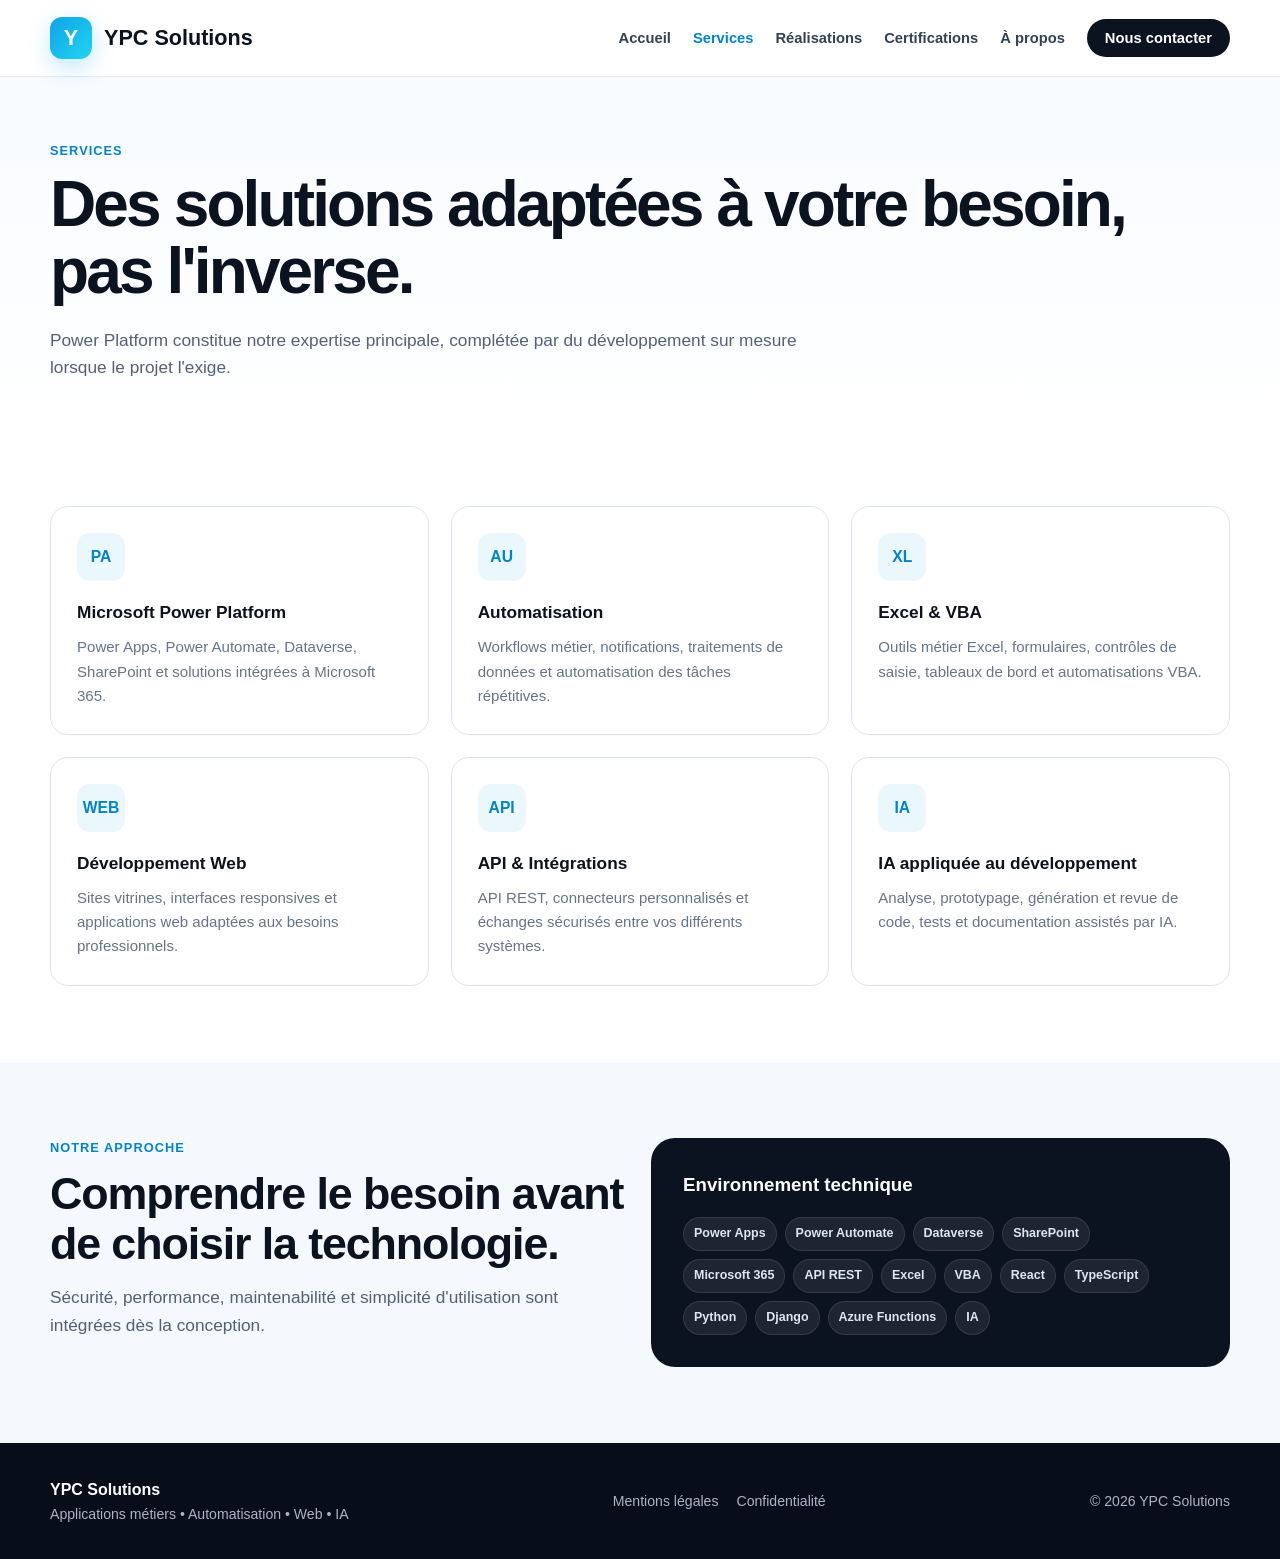
<file: services.html>
<!doctype html>
<html lang="fr">
<head>
  <meta charset="utf-8">
  <meta name="viewport" content="width=device-width,initial-scale=1">
  <title>Services | YPC Solutions</title>
  <meta name="description" content="Services YPC Solutions : Power Platform, automatisation, Excel/VBA, Web, API et IA.">
  <meta name="robots" content="index,follow">
  <link rel="icon" href="favicon.svg" type="image/svg+xml">
  <link rel="stylesheet" href="style.css">
</head>
<body>

<header>
  <div class="container navbar">
    <a class="brand" href="index.html">
      <span class="brand-symbol">Y</span>
      <span>YPC Solutions</span>
    </a>
    <nav>
      <button class="menu-button" id="menuButton" aria-label="Ouvrir le menu" aria-expanded="false">☰</button>
      <ul id="navMenu"><li><a href="index.html">Accueil</a></li><li><a class="active" href="services.html">Services</a></li><li><a href="realisations.html">Réalisations</a></li><li><a href="certifications.html">Certifications</a></li><li><a href="a-propos.html">À propos</a></li><li><a class="nav-contact" href="contact.html">Nous contacter</a></li></ul>
    </nav>
  </div>
</header>


<main class="page-shell">
  <section class="page-hero"><div class="container"><div class="section-label">Services</div><h1>Des solutions adaptées à votre besoin, pas l'inverse.</h1><p class="lead">Power Platform constitue notre expertise principale, complétée par du développement sur mesure lorsque le projet l'exige.</p></div></section>
  <section>
    <div class="container">
      <div class="grid-3">
        <article class="card"><div class="icon">PA</div><h3>Microsoft Power Platform</h3><p>Power Apps, Power Automate, Dataverse, SharePoint et solutions intégrées à Microsoft 365.</p></article>
        <article class="card"><div class="icon">AU</div><h3>Automatisation</h3><p>Workflows métier, notifications, traitements de données et automatisation des tâches répétitives.</p></article>
        <article class="card"><div class="icon">XL</div><h3>Excel & VBA</h3><p>Outils métier Excel, formulaires, contrôles de saisie, tableaux de bord et automatisations VBA.</p></article>
        <article class="card"><div class="icon">WEB</div><h3>Développement Web</h3><p>Sites vitrines, interfaces responsives et applications web adaptées aux besoins professionnels.</p></article>
        <article class="card"><div class="icon">API</div><h3>API & Intégrations</h3><p>API REST, connecteurs personnalisés et échanges sécurisés entre vos différents systèmes.</p></article>
        <article class="card"><div class="icon">IA</div><h3>IA appliquée au développement</h3><p>Analyse, prototypage, génération et revue de code, tests et documentation assistés par IA.</p></article>
      </div>
    </div>
  </section>
  <section class="section-alt">
    <div class="container grid-2">
      <div><div class="section-label">Notre approche</div><h2>Comprendre le besoin avant de choisir la technologie.</h2><p class="lead">Sécurité, performance, maintenabilité et simplicité d'utilisation sont intégrées dès la conception.</p></div>
      <div class="tech-panel"><h3>Environnement technique</h3><div class="tags">
        <span class="tag">Power Apps</span><span class="tag">Power Automate</span><span class="tag">Dataverse</span><span class="tag">SharePoint</span>
        <span class="tag">Microsoft 365</span><span class="tag">API REST</span><span class="tag">Excel</span><span class="tag">VBA</span>
        <span class="tag">React</span><span class="tag">TypeScript</span><span class="tag">Python</span><span class="tag">Django</span>
        <span class="tag">Azure Functions</span><span class="tag">IA</span>
      </div></div>
    </div>
  </section>
</main>


<footer>
  <div class="container footer-content">
    <div>
      <div class="footer-brand">YPC Solutions</div>
      <div>Applications métiers • Automatisation • Web • IA</div>
    </div>
    <div class="footer-links">
      <a href="mentions-legales.html">Mentions légales</a>
      <a href="confidentialite.html">Confidentialité</a>
    </div>
    <div>© <span data-year></span> YPC Solutions</div>
  </div>
</footer>

<script src="script.js"></script>
</body>
</html>
</file>
<file: style.css>
:root{
  --navy:#0b1220;
  --blue:#0ea5e9;
  --blue-dark:#0284c7;
  --cyan:#22d3ee;
  --white:#ffffff;
  --light:#f5f8fc;
  --text:#172033;
  --muted:#64748b;
  --border:#dbe4ee;
  --shadow:0 18px 50px rgba(15,23,42,.09);
  --max:1180px;
}
*{box-sizing:border-box;margin:0;padding:0}
html{scroll-behavior:smooth}
body{font-family:Inter,-apple-system,BlinkMacSystemFont,"Segoe UI",Roboto,Arial,sans-serif;color:var(--text);background:#fff;line-height:1.6}
a{text-decoration:none;color:inherit}
button,input,textarea,select{font:inherit}
.container{width:min(calc(100% - 40px),var(--max));margin:auto}
header{position:sticky;top:0;z-index:1000;background:rgba(255,255,255,.96);backdrop-filter:blur(14px);border-bottom:1px solid rgba(219,228,238,.8)}
.navbar{min-height:76px;display:flex;align-items:center;justify-content:space-between;gap:28px}
.brand{display:flex;align-items:center;gap:12px;font-weight:800;font-size:1.35rem;color:var(--navy)}
.brand-symbol{width:42px;height:42px;border-radius:12px;display:grid;place-items:center;color:#fff;background:linear-gradient(135deg,var(--blue),var(--cyan));font-weight:900;box-shadow:0 8px 22px rgba(14,165,233,.25)}
nav ul{list-style:none;display:flex;align-items:center;gap:22px}
nav a{font-size:.92rem;font-weight:650;color:#334155;transition:.2s}
nav a:hover,nav a.active{color:var(--blue-dark)}
.nav-contact{padding:11px 18px;border-radius:999px;background:var(--navy);color:#fff!important}
.menu-button{display:none;width:44px;height:44px;border:0;border-radius:10px;background:var(--light);cursor:pointer;font-size:1.4rem}
.hero{padding:78px 0 68px;background:radial-gradient(circle at 85% 20%,rgba(34,211,238,.14),transparent 25%),radial-gradient(circle at 15% 70%,rgba(14,165,233,.10),transparent 28%),linear-gradient(180deg,#f9fcff 0%,#fff 100%)}
.hero-grid{display:grid;grid-template-columns:1.3fr .8fr;gap:64px;align-items:center}
.eyebrow{display:inline-flex;padding:8px 13px;margin-bottom:20px;border-radius:999px;background:#e8f6fd;color:#0369a1;font-size:.84rem;font-weight:750}
h1{font-size:clamp(2.45rem,5vw,4.2rem);line-height:1.04;letter-spacing:-.045em;color:var(--navy);margin-bottom:22px}
h2{font-size:clamp(1.9rem,3.8vw,2.8rem);line-height:1.12;letter-spacing:-.025em;color:var(--navy);margin-bottom:16px}
h3{color:var(--navy)}
.gradient-text{background:linear-gradient(90deg,#0284c7,#06b6d4);-webkit-background-clip:text;background-clip:text;color:transparent}
.hero p,.lead{font-size:1.08rem;color:#526078;max-width:760px}
.hero p{margin-bottom:28px}
.hero-actions{display:flex;gap:14px;flex-wrap:wrap}
.btn{display:inline-flex;align-items:center;justify-content:center;min-height:50px;padding:0 23px;border-radius:12px;font-weight:750;border:1px solid transparent;transition:.2s;cursor:pointer}
.btn-primary{background:var(--navy);color:#fff;box-shadow:0 10px 25px rgba(11,18,32,.18)}
.btn-primary:hover{transform:translateY(-2px);background:#17233a}
.btn-secondary{background:#fff;color:var(--navy);border-color:var(--border)}
.btn-secondary:hover{transform:translateY(-2px);border-color:#94a3b8}
.hero-panel{padding:28px;border-radius:26px;background:var(--navy);color:#fff;box-shadow:0 25px 70px rgba(11,18,32,.25)}
.hero-panel h3{color:#fff;margin-bottom:16px;font-size:1.2rem}
.capability{display:flex;gap:14px;padding:13px 0;border-bottom:1px solid rgba(255,255,255,.1)}
.capability:last-child{border-bottom:0}
.capability-icon{flex:0 0 38px;width:38px;height:38px;display:grid;place-items:center;border-radius:10px;background:rgba(34,211,238,.12);color:var(--cyan);font-weight:800}
.capability strong{display:block}.capability span{font-size:.87rem;color:#b9c6d7}
section{padding:76px 0}
.section-alt{background:var(--light)}
.section-heading{max-width:760px;margin-bottom:38px}
.section-label{color:var(--blue-dark);font-size:.8rem;font-weight:850;letter-spacing:.08em;text-transform:uppercase;margin-bottom:10px}
.section-heading p{color:var(--muted);font-size:1.03rem}
.grid-3{display:grid;grid-template-columns:repeat(3,1fr);gap:22px}
.grid-2{display:grid;grid-template-columns:repeat(2,1fr);gap:22px}
.card{background:#fff;border:1px solid var(--border);border-radius:18px;padding:26px;transition:.25s}
.card:hover{transform:translateY(-4px);box-shadow:var(--shadow);border-color:#bae6fd}
.card h3{margin-bottom:9px;font-size:1.08rem}
.card p{color:var(--muted);font-size:.94rem}
.icon{width:48px;height:48px;border-radius:13px;display:grid;place-items:center;margin-bottom:18px;background:#eaf7fd;color:var(--blue-dark);font-weight:900;font-size:.98rem}
.tags{display:flex;flex-wrap:wrap;gap:8px;margin-top:16px}
.tag{padding:6px 10px;border-radius:999px;background:#eef7fc;color:#0369a1;font-size:.78rem;font-weight:750}
.highlight{display:inline-flex;margin:0 0 13px;padding:6px 10px;border-radius:999px;background:#ecfdf5;color:#047857;font-size:.78rem;font-weight:800}
.stats{display:grid;grid-template-columns:repeat(3,1fr);gap:18px;margin-top:34px}
.stat{padding:22px;border:1px solid var(--border);border-radius:16px;background:#fff}
.stat strong{display:block;font-size:2rem;color:var(--navy);line-height:1.05;margin-bottom:5px}
.stat span{color:var(--muted);font-size:.9rem}
.page-hero{padding:64px 0 48px;background:linear-gradient(180deg,#f8fbff,#fff)}
.page-hero .lead{margin-top:10px}
.page-shell{min-height:calc(100vh - 220px)}
.tech-panel{background:var(--navy);padding:32px;border-radius:24px;color:#fff}
.tech-panel h3{color:#fff;margin-bottom:18px}
.tech-panel .tag{background:rgba(255,255,255,.08);border:1px solid rgba(255,255,255,.1);color:#dce7f4}
.cert-type{display:inline-block;color:var(--blue-dark);font-weight:850;font-size:.76rem;text-transform:uppercase;letter-spacing:.07em;margin-bottom:10px}
.cert-date{display:block;margin-top:14px;color:var(--muted);font-size:.85rem}
.about-box{display:grid;grid-template-columns:.7fr 1.3fr;gap:42px;padding:38px;border-radius:24px;background:var(--navy);color:#fff}
.about-box h2{color:#fff}.about-box p{color:#cbd5e1;margin-bottom:13px}
.big-number{font-size:4rem;font-weight:900;color:var(--cyan);line-height:1}
.big-number-label{margin-top:10px;color:#cbd5e1}
.contact-grid{display:grid;grid-template-columns:.85fr 1.15fr;gap:48px}
.contact-info p{color:var(--muted);margin-bottom:22px}
.contact-note{padding:16px;border-radius:14px;background:#eaf7fd;color:#075985;font-size:.92rem}
form{background:#fff;border:1px solid var(--border);box-shadow:var(--shadow);padding:28px;border-radius:20px}
.form-row{display:grid;grid-template-columns:1fr 1fr;gap:16px}
.field{margin-bottom:16px}
label{display:block;margin-bottom:7px;font-weight:700;font-size:.9rem}
input,textarea,select{width:100%;border:1px solid #cfd9e5;border-radius:11px;padding:13px 14px;outline:0;background:#fff}
textarea{min-height:145px;resize:vertical}
input:focus,textarea:focus,select:focus{border-color:var(--blue);box-shadow:0 0 0 3px rgba(14,165,233,.12)}
.honeypot{position:absolute!important;left:-9999px!important;opacity:0!important;pointer-events:none!important}
.form-status{margin-top:12px;font-size:.9rem;min-height:24px}
.callout{padding:28px;border-radius:20px;background:var(--navy);color:#fff;display:flex;justify-content:space-between;align-items:center;gap:28px}
.callout h3{color:#fff;font-size:1.35rem}.callout p{color:#cbd5e1;margin-top:4px}
.legal{max-width:860px}.legal h2{margin-top:30px;font-size:1.45rem}.legal p,.legal li{color:#475569}.legal ul{margin:10px 0 0 22px}
footer{background:#080e19;color:#a8b5c7;padding:34px 0}
.footer-content{display:flex;justify-content:space-between;align-items:center;gap:26px;font-size:.88rem}
.footer-brand{color:#fff;font-weight:800;font-size:1rem}
.footer-links{display:flex;gap:18px}.footer-links a:hover{color:#fff}
@media(max-width:980px){
  .hero-grid,.about-box,.contact-grid{grid-template-columns:1fr}
  .grid-3{grid-template-columns:repeat(2,1fr)}
  nav ul{display:none;position:absolute;top:76px;left:0;right:0;flex-direction:column;align-items:stretch;padding:20px;background:#fff;border-bottom:1px solid var(--border);box-shadow:0 12px 25px rgba(0,0,0,.07)}
  nav ul.open{display:flex}.menu-button{display:block}
}
@media(max-width:640px){
  .container{width:min(calc(100% - 28px),var(--max))}
  .hero{padding:62px 0 54px}.page-hero{padding:48px 0 34px}section{padding:58px 0}
  .grid-3,.grid-2,.stats,.form-row{grid-template-columns:1fr}
  .callout,.footer-content{flex-direction:column;align-items:flex-start}
}
</file>
